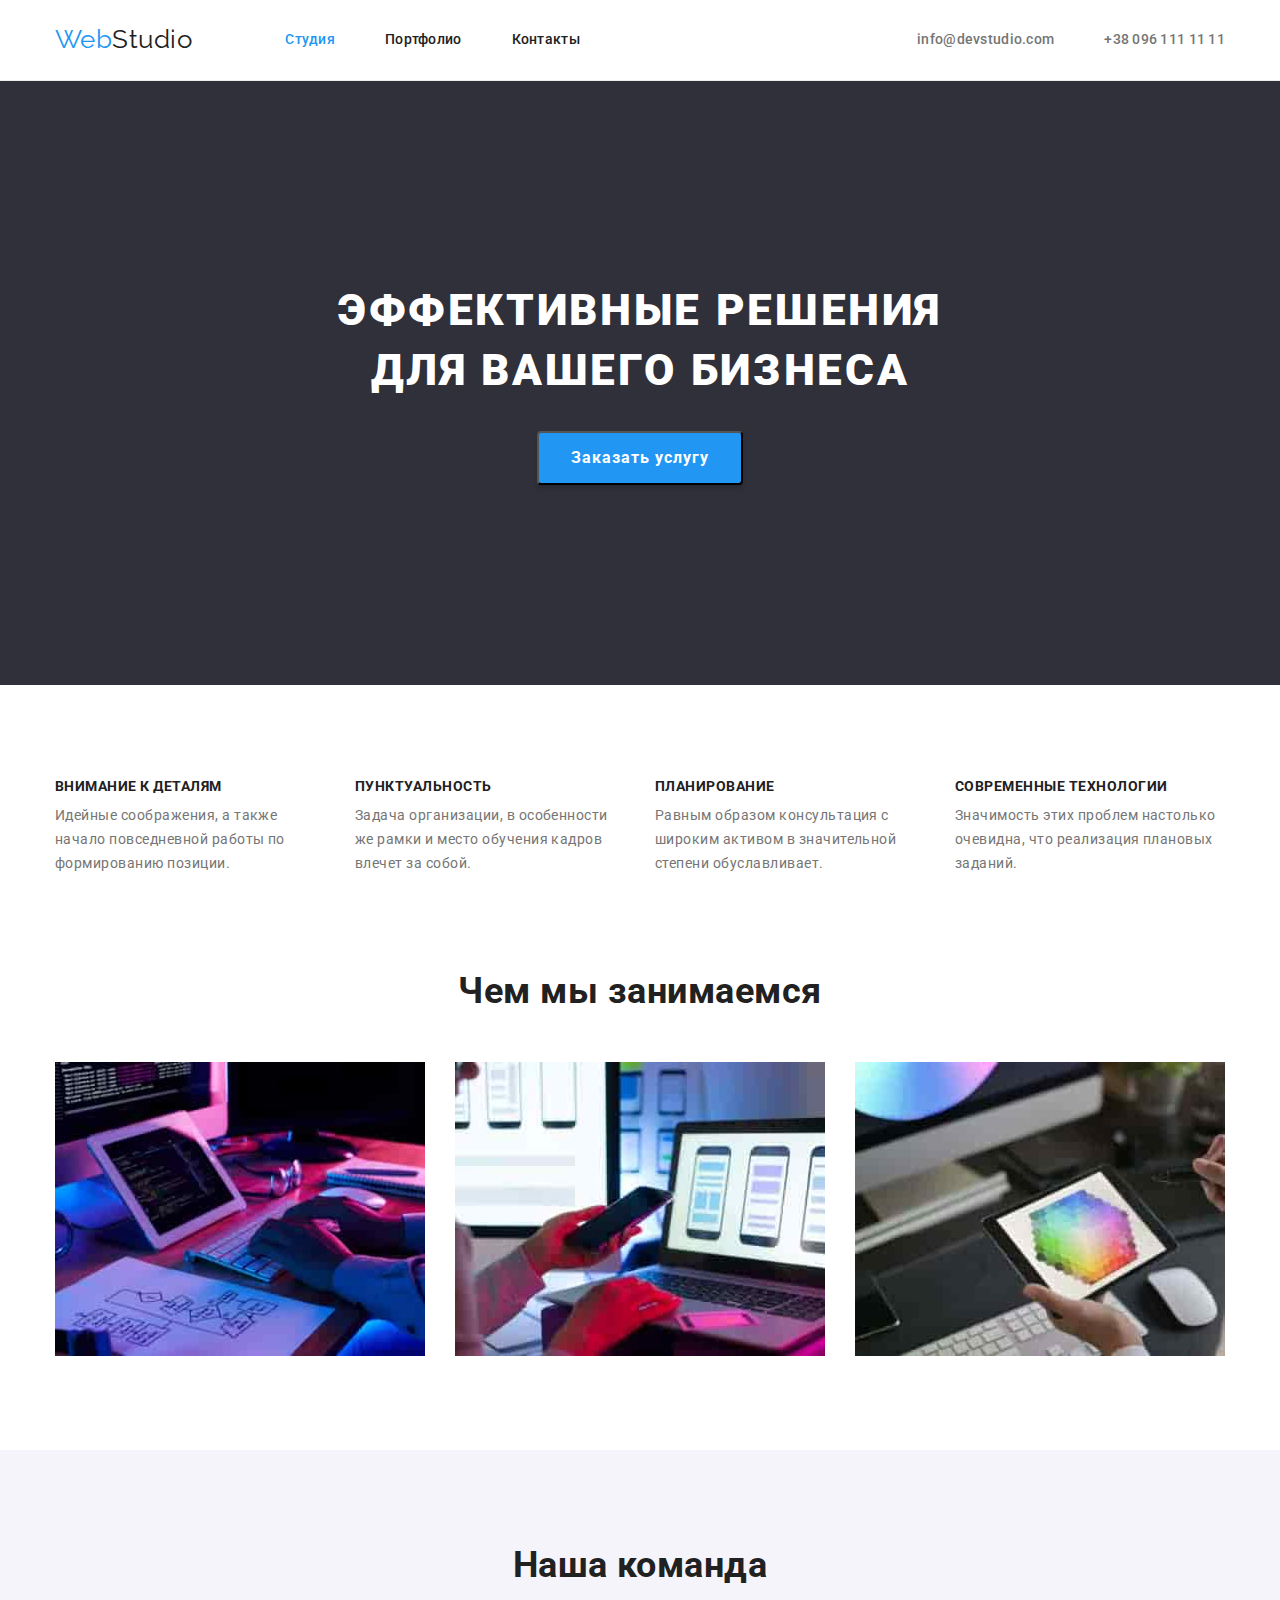
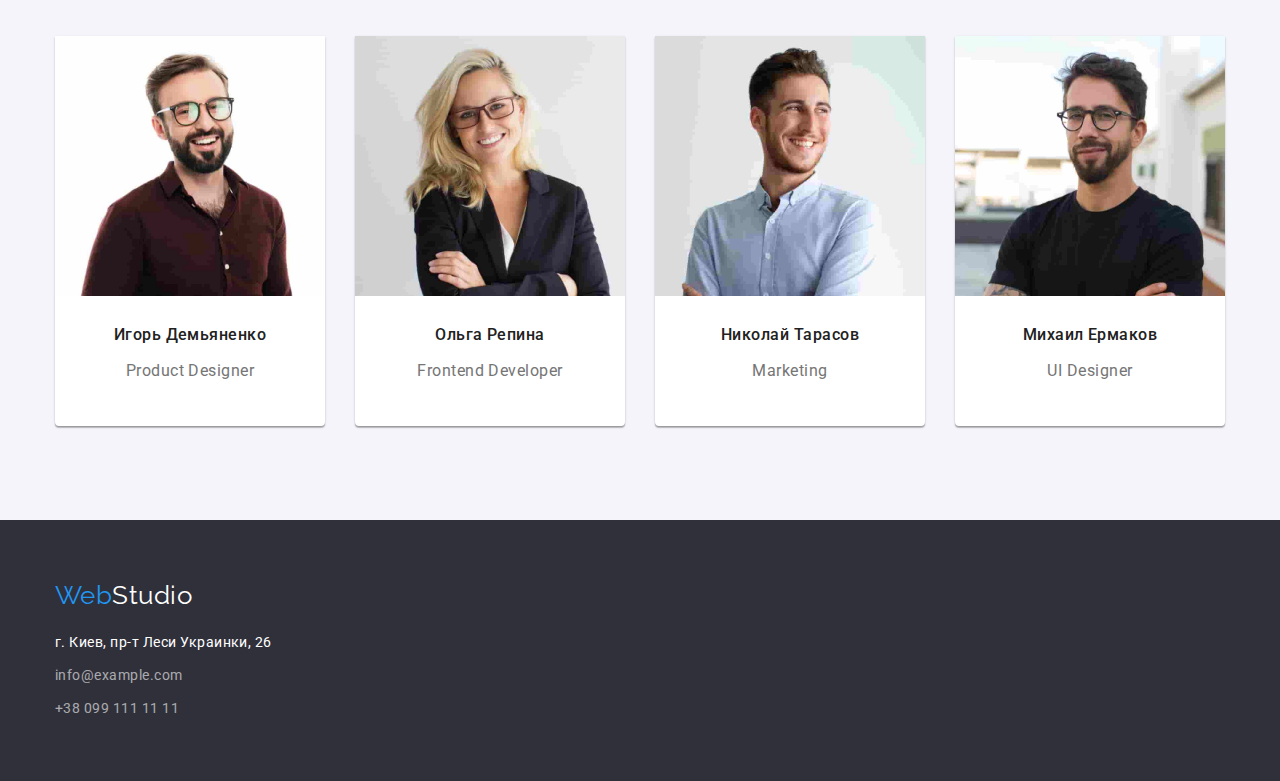
<file: index.html>
<!DOCTYPE html>
<html lang="ru">
  <head>
    <meta charset="utf-8" />
    <title>WebStudio</title>
    <link
      href="https://fonts.googleapis.com/css2?family=Raleway:wght@700&family=Roboto:wght@400;500;700;900&display=swap"
      rel="stylesheet"
    />
    <link rel="stylesheet" href="./css/modern-normalize.css" />
    <link rel="stylesheet" href="./css/styles.css" />
  </head>

  <body>
    <!--Шапка страницы-->
    <header class="header">
      <div class="container main-nav">
        <a href="./index.html" class="logo"
          >Web<span class="logo-accent">Studio</span></a
        >
        <nav>
          <ul class="site-nav list">
            <li class="list-item">
              <a href="" class="link current">Студия</a>
            </li>
            <li class="list-item">
              <a href="./portfolio.html" class="link">Портфолио</a>
            </li>
            <li class="list-item"><a href="" class="link">Контакты</a></li>
          </ul>
        </nav>
        <ul class="contact">
          <li class="contact-item">
            <a href="mailto:info@devstudio.com" class="contact-header"
              >info@devstudio.com</a
            >
          </li>
          <li class="contact-item">
            <a href="tel:+380961111111" class="contact-header"
              >+38 096 111 11 11</a
            >
          </li>
        </ul>
      </div>
    </header>

    <main>
      <!--Блок-герой-->
      <section class="section hero">
        <div class="container">
          <h1 class="hero-title">
            Эффективные решения <br />
            для вашего бизнеса
          </h1>
          <button type="button" class="button">Заказать услугу</button>
        </div>
      </section>

      <!--Перечисление профессиональных качеств-->
      <section class="section features">
        <div class="container">
          <h2 class="visually-hidden">Features list</h2>
          <ul class="preferences list">
            <li class="pref-item">
              <h3 class="section-title">Внимание к деталям</h3>
              <p class="section-depict">
                Идейные соображения, а также начало повседневной работы по
                формированию позиции.
              </p>
            </li>
            <li class="pref-item">
              <h3 class="section-title">Пунктуальность</h3>
              <p class="section-depict">
                Задача организации, в особенности же рамки и место обучения
                кадров влечет за собой.
              </p>
            </li>
            <li class="pref-item">
              <h3 class="section-title">Планирование</h3>
              <p class="section-depict">
                Равным образом консультация с широким активом в значительной
                степени обуславливает.
              </p>
            </li>
            <li class="pref-item">
              <h3 class="section-title">Современные технологии</h3>
              <p class="section-depict">
                Значимость этих проблем настолько очевидна, что реализация
                плановых заданий.
              </p>
            </li>
          </ul>
        </div>
      </section>

      <!--Деятельность студии-->
      <section class="section pursuit">
        <div class="container">
          <h2 class="section-hdr">Чем мы занимаемся</h2>
          <ul class="occupation list">
            <li class="occupation-item">
              <img
                class="occ-img"
                src="./images/img0_1.jpg"
                width="370"
                alt="Написание програмного кода с помощью алгоритма блок-схемы"
              />
            </li>
            <li class="occupation-item">
              <img
                class="occ-img"
                src="./images/img1_1.jpg"
                width="370"
                alt="Подбор нескольких вариантов оформления контента для сматфона."
              />
            </li>
            <li class="occupation-item">
              <img
                class="occ-img"
                src="./images/img2_1.jpg"
                width="370"
                alt="Диаграмма разных цветовых оттенков в виде пчелиной соты."
              />
            </li>
          </ul>
        </div>
      </section>

      <!--Команда студии-->
      <section class="section band">
        <div class="container">
          <h2 class="section-hdr cmd">Наша команда</h2>
          <ul class="members list">
            <li class="card">
              <img
                src="./images/img-p1.jpg"
                width="270"
                alt="Product Designer"
              />
              <div class="team">
                <h3 class="team-member">Игорь Демьяненко</h3>
                <p class="team-item">Product Designer</p>
              </div>
            </li>
            <li class="card">
              <img
                src="./images/img-p2.jpg"
                width="270"
                alt="Frontend Developer"
              />
              <div class="team">
                <h3 class="team-member">Ольга Репина</h3>
                <p class="team-item">Frontend Developer</p>
              </div>
            </li>
            <li class="card">
              <img src="./images/img-p3.jpg" width="270" alt="Marketing" />
              <div class="team">
                <h3 class="team-member">Николай Тарасов</h3>
                <p class="team-item">Marketing</p>
              </div>
            </li>
            <li class="card">
              <img src="./images/img-p4.jpg" width="270" alt="UI Designer" />
              <div class="team">
                <h3 class="team-member">Михаил Ермаков</h3>
                <p class="team-item">UI Designer</p>
              </div>
            </li>
          </ul>
        </div>
      </section>
    </main>

    <!--Подвал страницы-->
    <footer class="footer">
      <div class="container">
        <div class="logo-footer">
          <a href="./index.html" class="logo"
            >Web<span class="logo-ft-accent">Studio</span></a
          >
        </div>
        <address class="footer-info">
          <p class="footer-addr">г. Киев, пр-т Леси Украинки, 26</p>
          <a href="mailto:info@example.com" class="contact-footer"
            >info@example.com</a
          >
          <a href="tel:+380991111111" class="contact-footer"
            >+38 099 111 11 11</a
          >
        </address>
      </div>
    </footer>
  </body>
</html>
</file>
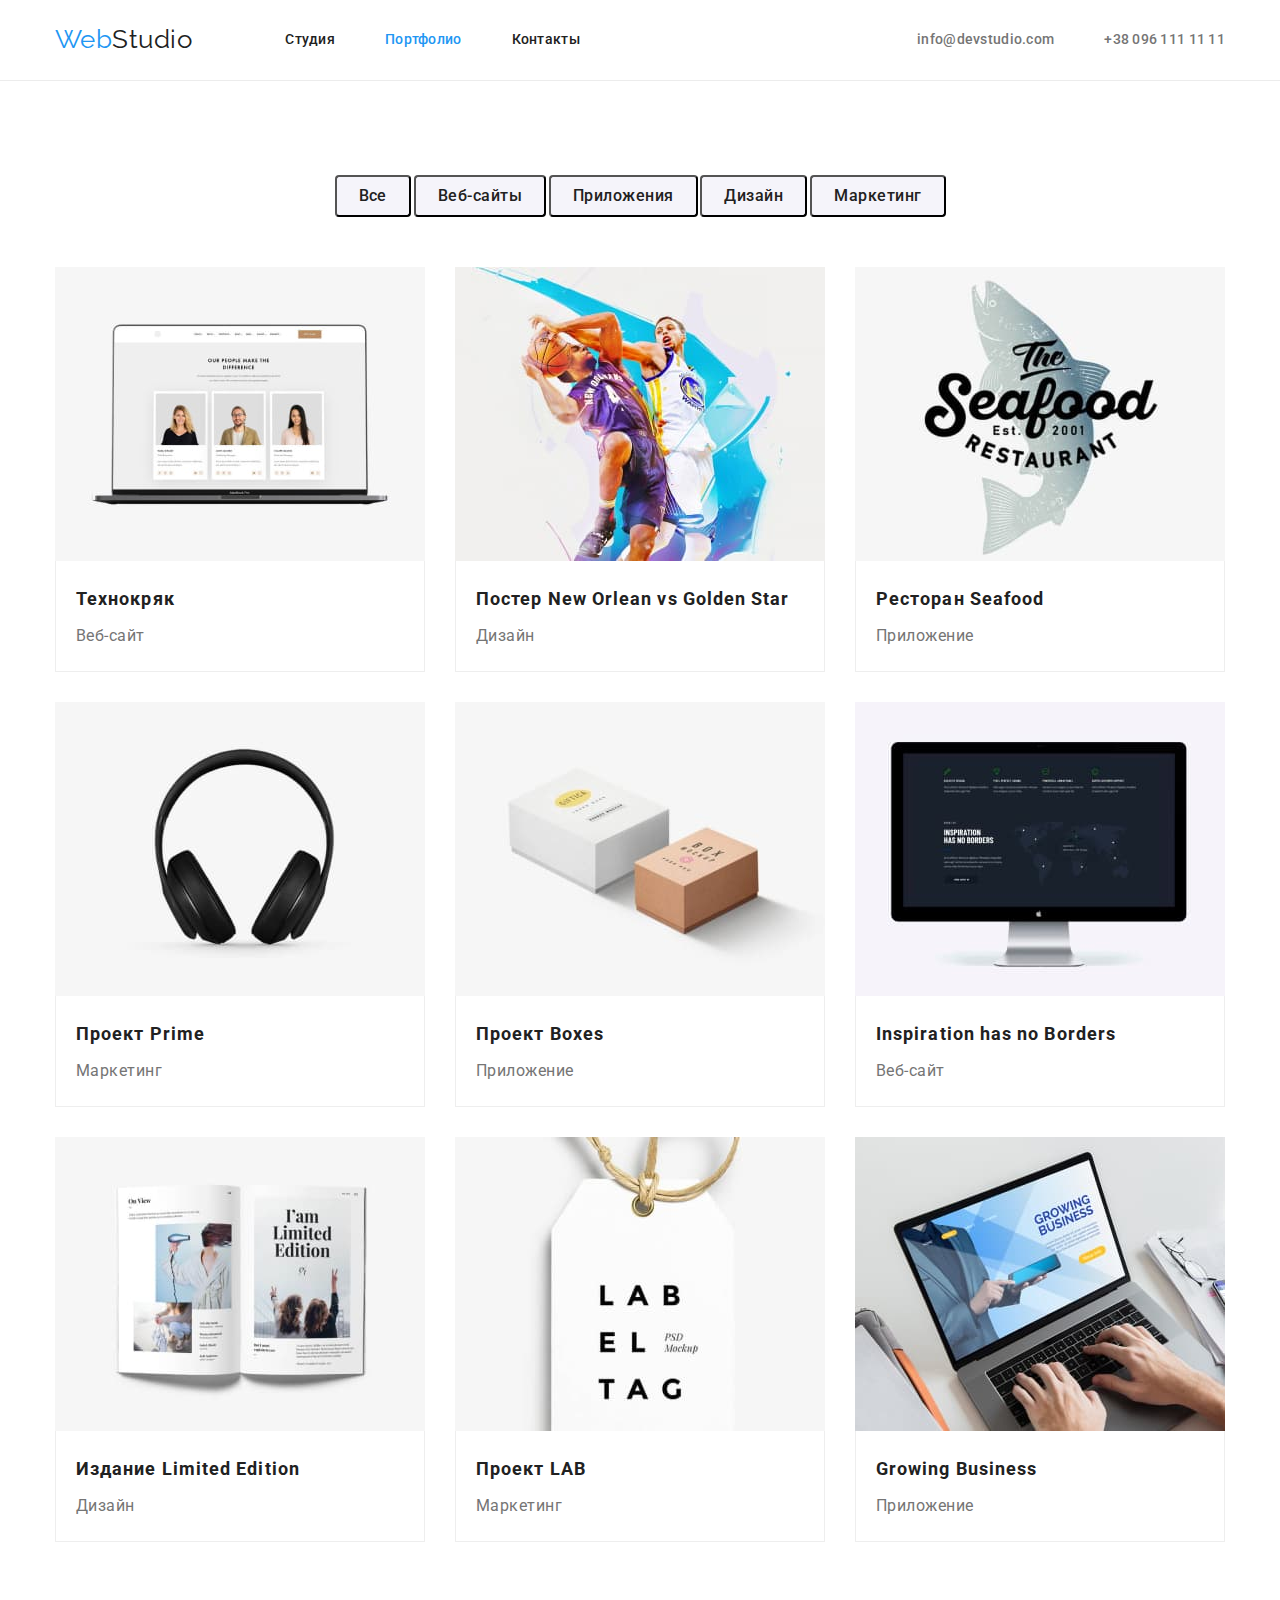
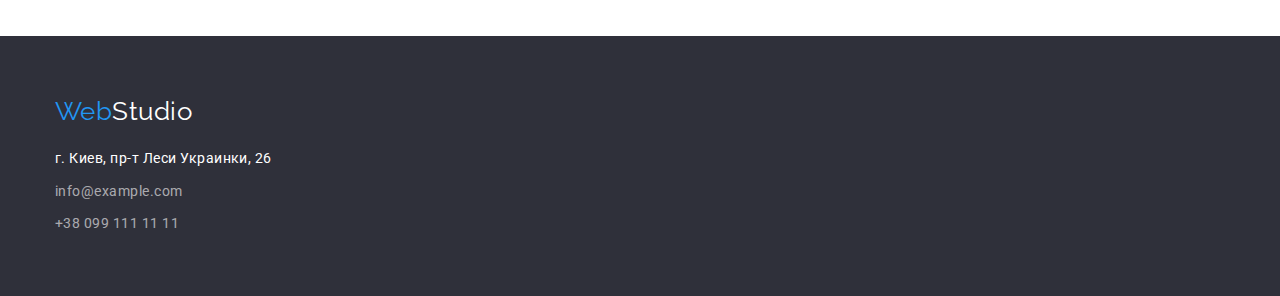
<file: portfolio.html>
<!DOCTYPE html>
<html lang="ru">
  <head>
    <meta charset="utf-8" />
    <title>WebStudio</title>
    <link
      href="https://fonts.googleapis.com/css2?family=Raleway:wght@700&family=Roboto:wght@400;500;700;900&display=swap"
      rel="stylesheet"
    />
    <link rel="stylesheet" href="./css/modern-normalize.css" />
    <link rel="stylesheet" href="./css/styles.css" />
  </head>

  <body>
    <!--Шапка страницы-->
    <header class="header">
      <div class="container main-nav">
        <a href="./index.html" class="logo"
          >Web<span class="logo-accent">Studio</span></a
        >
        <nav>
          <ul class="site-nav list">
            <li class="list-item">
              <a href="./index.html" class="link">Студия</a>
            </li>
            <li class="list-item">
              <a href="" class="link current">Портфолио</a>
            </li>
            <li class="list-item"><a href="" class="link">Контакты</a></li>
          </ul>
        </nav>
        <ul class="contact">
          <li class="contact-item">
            <a href="mailto:info@devstudio.com" class="contact-header"
              >info@devstudio.com</a
            >
          </li>
          <li class="contact-item">
            <a href="tel:+380961111111" class="contact-header"
              >+38 096 111 11 11</a
            >
          </li>
        </ul>
      </div>
    </header>

    <!--Страница портфолио-->
    <main>
      <!--Фильтр с кнопками-->
      <section class="section portfolio">
        <div class="container">
          <ul class="filter list">
            <li>
              <button type="button" class="filter-button first">Все</button>
            </li>
            <li>
              <button type="button" class="filter-button second">
                Веб-сайты
              </button>
            </li>
            <li>
              <button type="button" class="filter-button third">
                Приложения
              </button>
            </li>
            <li>
              <button type="button" class="filter-button fourth">Дизайн</button>
            </li>
            <li>
              <button type="button" class="filter-button fifth">
                Маркетинг
              </button>
            </li>
          </ul>

          <!--Представленные проэкты-->
          <ul class="portfolio-projects list">
            <li class="project">
              <a href="">
                <img
                  class="image"
                  src="./images/img3_1.jpg"
                  width="370"
                  alt="Сайт Технокряк"
                />
                <div class="project-img">
                  <h3 class="image-hdr">Технокряк</h3>
                  <p class="image-depict">Веб-сайт</p>
                </div>
              </a>
            </li>

            <li class="project">
              <a href="">
                <img
                  class="image"
                  src="./images/img3_2.jpg"
                  width="370"
                  alt="Игроки в баскетбол"
                />
                <div class="project-img">
                  <h3 class="image-hdr">Постер New Orlean vs Golden Star</h3>
                  <p class="image-depict">Дизайн</p>
                </div>
              </a>
            </li>

            <li class="project">
              <a href="">
                <img
                  class="image"
                  src="./images/img3_3.jpg"
                  width="370"
                  alt="Сайт ресторана морской кухни"
                />
                <div class="project-img">
                  <h3 class="image-hdr">Ресторан Seafood</h3>
                  <p class="image-depict">Приложение</p>
                </div>
              </a>
            </li>

            <li class="project">
              <a href="">
                <img
                  class="image"
                  src="./images/img3_4.jpg"
                  width="370"
                  alt="Маркетинговый проект Prime"
                />
                <div class="project-img">
                  <h3 class="image-hdr">Проект Prime</h3>
                  <p class="image-depict">Маркетинг</p>
                </div>
              </a>
            </li>

            <li class="project">
              <a href="">
                <img
                  class="image"
                  src="./images/img3_5.jpg"
                  width="370"
                  alt="Проект Boxes"
                />
                <div class="project-img">
                  <h3 class="image-hdr">Проект Boxes</h3>
                  <p class="image-depict">Приложение</p>
                </div>
              </a>
            </li>

            <li class="project">
              <a href="">
                <img
                  class="image"
                  src="./images/img3_6.jpg"
                  width="370"
                  alt="Сайт Inspiration has no borders"
                />
                <div class="project-img">
                  <h3 class="image-hdr">Inspiration has no Borders</h3>
                  <p class="image-depict">Веб-сайт</p>
                </div>
              </a>
            </li>

            <li class="project">
              <a href="">
                <img
                  class="image"
                  src="./images/img3_7.jpg"
                  width="370"
                  alt="Издание Limited Edition"
                />
                <div class="project-img">
                  <h3 class="image-hdr">Издание Limited Edition</h3>
                  <p class="image-depict">Дизайн</p>
                </div>
              </a>
            </li>

            <li class="project">
              <a href="">
                <img
                  class="image"
                  src="./images/img3_8.jpg"
                  width="370"
                  alt="Проект LAB"
                />
                <div class="project-img">
                  <h3 class="image-hdr">Проект LAB</h3>
                  <p class="image-depict">Маркетинг</p>
                </div>
              </a>
            </li>

            <li class="project">
              <a href="">
                <img
                  class="image"
                  src="./images/img3_9.jpg"
                  width="370"
                  alt="Growing Business приложение"
                />
                <div class="project-img">
                  <h3 class="image-hdr">Growing Business</h3>
                  <p class="image-depict">Приложение</p>
                </div>
              </a>
            </li>
          </ul>
        </div>
      </section>
    </main>

    <!--Подвал страницы-->
    <footer class="footer">
      <div class="container">
        <div class="logo-footer">
          <a href="./index.html" class="logo"
            >Web<span class="logo-ft-accent">Studio</span></a
          >
        </div>
        <address class="footer-info">
          <p class="footer-addr">г. Киев, пр-т Леси Украинки, 26</p>
          <a href="mailto:info@example.com" class="contact-footer"
            >info@example.com</a
          >
          <a href="tel:+380991111111" class="contact-footer"
            >+38 099 111 11 11</a
          >
        </address>
      </div>
    </footer>
  </body>
</html>
</file>
<file: css/styles.css>
/* main colors */
:root {
  --main-text-color: #212121;
  --secondary-text-color: #757575;
  --section-text-color: #ffffff;
  --accent-color: #2196f3;
  --button-hover-color: #188ce8;
  --filter-button-color: #f5f4fa;
  --shadow-color: rgba(31, 21, 21, 0.15);
  --section-color: #2f303a;
  --first-section-color: #ffffff;
  --second-section-color: #f5f4fa;
  --ftr-cnt-color: rgba(255, 255, 255, 0.6);
  --header-brd-line-color: #ececec;
  --card-progects-gap: 30px;
}
/* border-boxing */
html {
  box-sizing: border-box;
}
/* inheritance for the whole body */
*,
*::before,
*::after {
  box-sizing: inherit;
}
/* features for the whole documents body */
body {
  background-color: #ffffff;
  color: var(--main-text-color);
  font-family: Roboto, sans-serif;
  letter-spacing: 0.03em;
}
ul {
  margin: 0;
  padding: 0;
  list-style: none;
}
img {
  display: block;
  max-width: 100%;
  height: auto;
}
/* main container */
.container {
  width: 1200px;
  margin-left: auto;
  margin-right: auto;
  padding-left: 15px;
  padding-right: 15px;
}
/* common style for all lists */
.list {
  padding: 0px;
  margin: 0px;
  list-style: none;
}
/* header border line */
.header {
  border-bottom: 1px solid var(--header-brd-line-color);
  background-color: var(--first-section-color);
}
.main-nav {
  display: flex;
  align-items: center;
}
/* logo */
.logo {
  color: var(--accent-color);
  font-family: Raleway, sans-serif;
  font-size: 26px;
  line-height: 1.2;
  text-decoration: none;
}
.logo-accent {
  color: var(--main-text-color);
}
.logo-ft-accent {
  color: var(--section-text-color);
}
/* site links features*/
.site-nav {
  display: flex;
  margin-left: 93px;
}
.site-nav .list-item + .list-item {
  margin-left: 50px;
}
.site-nav .link {
  display: block;
  padding-top: 32px;
  padding-bottom: 32px;
  color: var(--main-text-color);
  font-weight: 500;
  font-size: 14px;
  line-height: 1.14;
  letter-spacing: 0.02em;
  text-decoration: none;
}
.site-nav .link.current {
  color: var(--accent-color);
  text-decoration: none;
}
.link:hover,
.link:focus {
  color: var(--accent-color);
  text-decoration: none;
}
/* header contacts */
.contact {
  display: flex;
  margin-left: auto;
}
.contact-header {
  display: block;
  padding-top: 32px;
  padding-bottom: 32px;
  color: var(--secondary-text-color);
  font-weight: 500;
  font-size: 14px;
  line-height: 1.14;
  letter-spacing: 0.02em;
  text-decoration: none;
}
.contact .contact-item + .contact-item {
  margin-left: 50px;
}
.contact-footer,
.footer-addr {
  color: var(--ftr-cnt-color);
  font-size: 14px;
  line-height: 1.7;
  font-style: normal;
  text-decoration: none;
}
/* actions with contacts */
.contact-header:hover,
.contact-header:focus,
.contact-footer:hover,
.contact-footer:focus {
  color: var(--accent-color);
}
/* Buttons */
.button {
  box-sizing: inherit;
  display: inline-block;
  border-radius: 4px;
  padding: 10px 32px;
  min-height: 50px;
  margin-top: 0px;
  margin-bottom: 0px;
  box-shadow: 0px 4px 4px rgba(0, 0, 0, 0.15);
  color: var(--section-text-color);
  background: var(--accent-color);
  font-family: inherit;
  font-weight: 700;
  font-size: 16px;
  line-height: 1.87;
  letter-spacing: 0.06em;
  text-align: center;
  cursor: pointer;
}
.button:hover,
.button:focus {
  color: var(--section-text-color);
  background: var(--button-hover-color);
  box-shadow: var(--shadow-color);
}
/* portfolio filter */
.filter {
  display: flex;
  justify-content: space-between;
  padding-top: 0px;
  margin-bottom: 50px;
  margin-left: auto;
  margin-right: auto;
  width: 611px;
}
.filter-button {
  box-sizing: inherit;
  margin-top: 0px;
  background: var(--filter-button-color);
  color: inherit;
  font-family: inherit;
  letter-spacing: 0.03em;
  font-weight: 500;
  font-size: 16px;
  line-height: 1.62;
  padding: 6px 22px;
  border-radius: 4px;
  cursor: pointer;
}
/* all filter-buttons one by one */
.filter-button first {
  display: inline-block;
  min-width: 73px;
  min-height: 38px;
}
.filter-button second {
  display: inline-block;
  min-width: 128px;
  min-height: 38px;
}
.filter-button third {
  display: inline-block;
  min-width: 145px;
  min-height: 38px;
}
.filter-button fourth {
  display: inline-block;
  min-width: 103px;
  min-height: 38px;
}
.filter-button fifth {
  display: inline-block;
  min-width: 130px;
  min-height: 38px;
}
.filter-button:hover,
.filter-button:focus {
  color: var(--section-text-color);
  background: var(--accent-color);
}
/* sections */
.section {
  margin-top: 0px;
  margin-bottom: 0px;
  padding-top: 94px;
  padding-bottom: 94px;
  background: var(--first-section-color);
}
.hero {
  padding-top: 200px;
  padding-bottom: 200px;
  text-align: center;
}
.hero-title {
  margin-top: 0px;
  margin-bottom: 30px;
  color: var(--section-text-color);
  font-weight: 900;
  font-size: 44px;
  line-height: 1.36;
  text-align: center;
  letter-spacing: 0.06em;
  text-transform: uppercase;
}
.preferences {
  display: flex;
}
.pref-item {
  padding: 0px;
  margin: 0px;
  width: 270px;
}
.preferences .pref-item:not(:last-child) {
  margin-right: 30px;
}
.pursuit {
  padding-top: 0px;
  padding-bottom: 94px;
  background: var(--first-section-color);
}
.occupation {
  display: flex;
}
.occupation .occupation-item:not(:last-child) {
  margin-right: 30px;
}
.occ-img {
  display: block;
}
/* studio band */
.band {
  background: var(--second-section-color);
}
.section-hdr {
  margin-top: 0px;
  margin-bottom: 50px;
  font-weight: bold;
  font-size: 36px;
  line-height: 1.17;
  text-align: center;
}
.cmd {
  margin-top: 0px;
  margin-bottom: 50px;
}
.members {
  display: flex;
}
.band .card + .card {
  margin-left: 30px;
}
/* vissually hides h2 occupation section */
.visually-hidden {
  position: absolute;
  width: 1px;
  height: 1px;
  margin: -1px;
  border: 0;
  padding: 0;
  white-space: nowrap;
  clip-path: inset(100%);
  clip: rect(0 0 0 0);
  overflow: hidden;
}
.section-title {
  margin-top: 0px;
  margin-bottom: 10px;
  font-weight: 700;
  font-size: 14px;
  line-height: 1.14;
  text-transform: uppercase;
}
.section-depict {
  padding: 0px;
  margin-top: 0px;
  margin-bottom: 0px;
  color: var(--secondary-text-color);
  font-size: 14px;
  line-height: 1.7;
}
/* studio team */
.card {
  width: 270px;
  min-height: 368px;
  box-shadow: 0px 1px 3px rgba(0, 0, 0, 0.12), 0px 1px 1px rgba(0, 0, 0, 0.14),
    0px 2px 1px rgba(0, 0, 0, 0.2);
  border-radius: 0px 0px 4px 4px;
  background-color: var(--first-section-color);
}
.card > img {
  padding-top: 0px;
  padding-bottom: 0px;
  margin-top: 0px;
}
.team {
  padding-top: 30px;
  padding-bottom: 30px;
}
.team-member {
  margin-top: 0px;
  margin-bottom: 10px;
  font-weight: 500;
  font-size: 16px;
  line-height: 1.18;
  text-align: center;
}
.team-item {
  /* margin-top: 0px;
  margin-bottom: 30px; */
  color: var(--secondary-text-color);
  font-size: 16px;
  line-height: 1.19;
  text-align: center;
}
.hero,
.footer {
  background: var(--section-color);
}
.footer {
  padding-top: 60px;
  padding-bottom: 60px;
}
.logo-footer {
  margin-top: 0px;
  margin-bottom: 20px;
}
.footer-info {
  display: flex;
  flex-wrap: wrap;
  width: 231px;
  min-height: 81px;
}
.footer-addr {
  padding: 0px;
  margin-top: 0px;
  margin-bottom: 9px;
  color: var(--section-text-color);
}
.footer-info .contact-footer:not(:last-child) {
  margin-bottom: 9px;
}

/* portfolio page */
.portfolio {
  background-color: var(--first-section-color);
}
/* grid of cards */
.portfolio-projects {
  display: flex;
  flex-wrap: wrap;
  margin-left: calc(-1 * var(--card-progects-gap));
  margin-top: calc(-1 * var(--card-progects-gap));
}
.portfolio-projects > .project {
  flex-basis: calc(100% / 3 - var(--card-progects-gap));
  margin-left: var(--card-progects-gap);
  margin-top: var(--card-progects-gap);
}
.project {
  display: inline-block;
  background-color: var(--section-text-color);
}
/* .project:not(:nth-last-child(-n + 3)) {
  margin-bottom: 30px;
} */
.project > a {
  text-decoration: none;
}
.image {
  display: block;
  margin-top: 0px;
  margin-bottom: 0px;
  text-decoration: none;
}
.image-hdr {
  padding-top: 0px;
  padding-bottom: 0px;
  margin-top: 0px;
  margin-bottom: 4px;
  /* width: 322px; */
  /* min-height: 36px; */
  color: var(--main-text-color);
  font-weight: 700;
  font-size: 18px;
  line-height: 2;
  letter-spacing: 0.06em;
}
.image-depict {
  margin-top: 0px;
  margin-bottom: 0px;
  /* width: 322px; */
  /* min-height: 30px; */
  color: var(--secondary-text-color);
  font-size: 16px;
  line-height: 1.87;
}
/* lower border for card */
.project-img {
  padding: 20px 20px;
  border-left: 1px solid #eeeeee;
  border-right: 1px solid #eeeeee;
  border-bottom: 1px solid #eeeeee;
}
</file>
